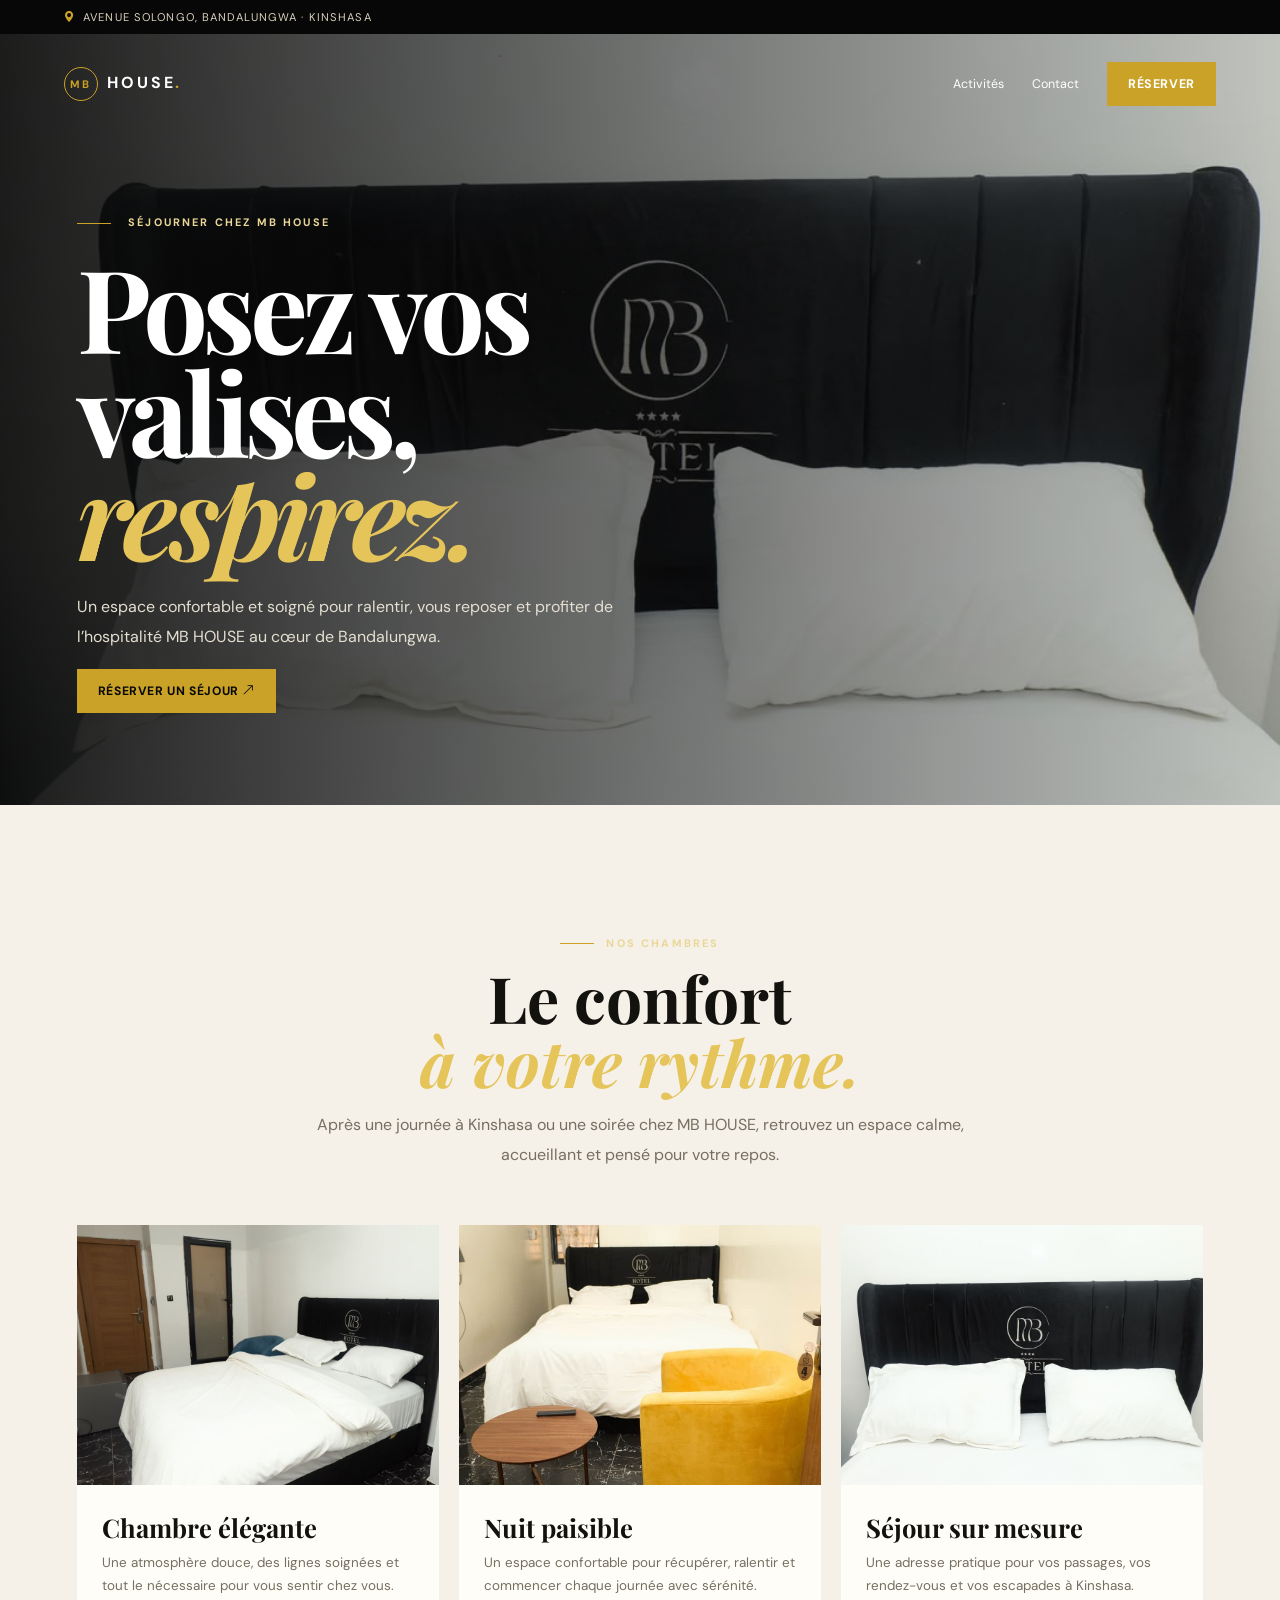
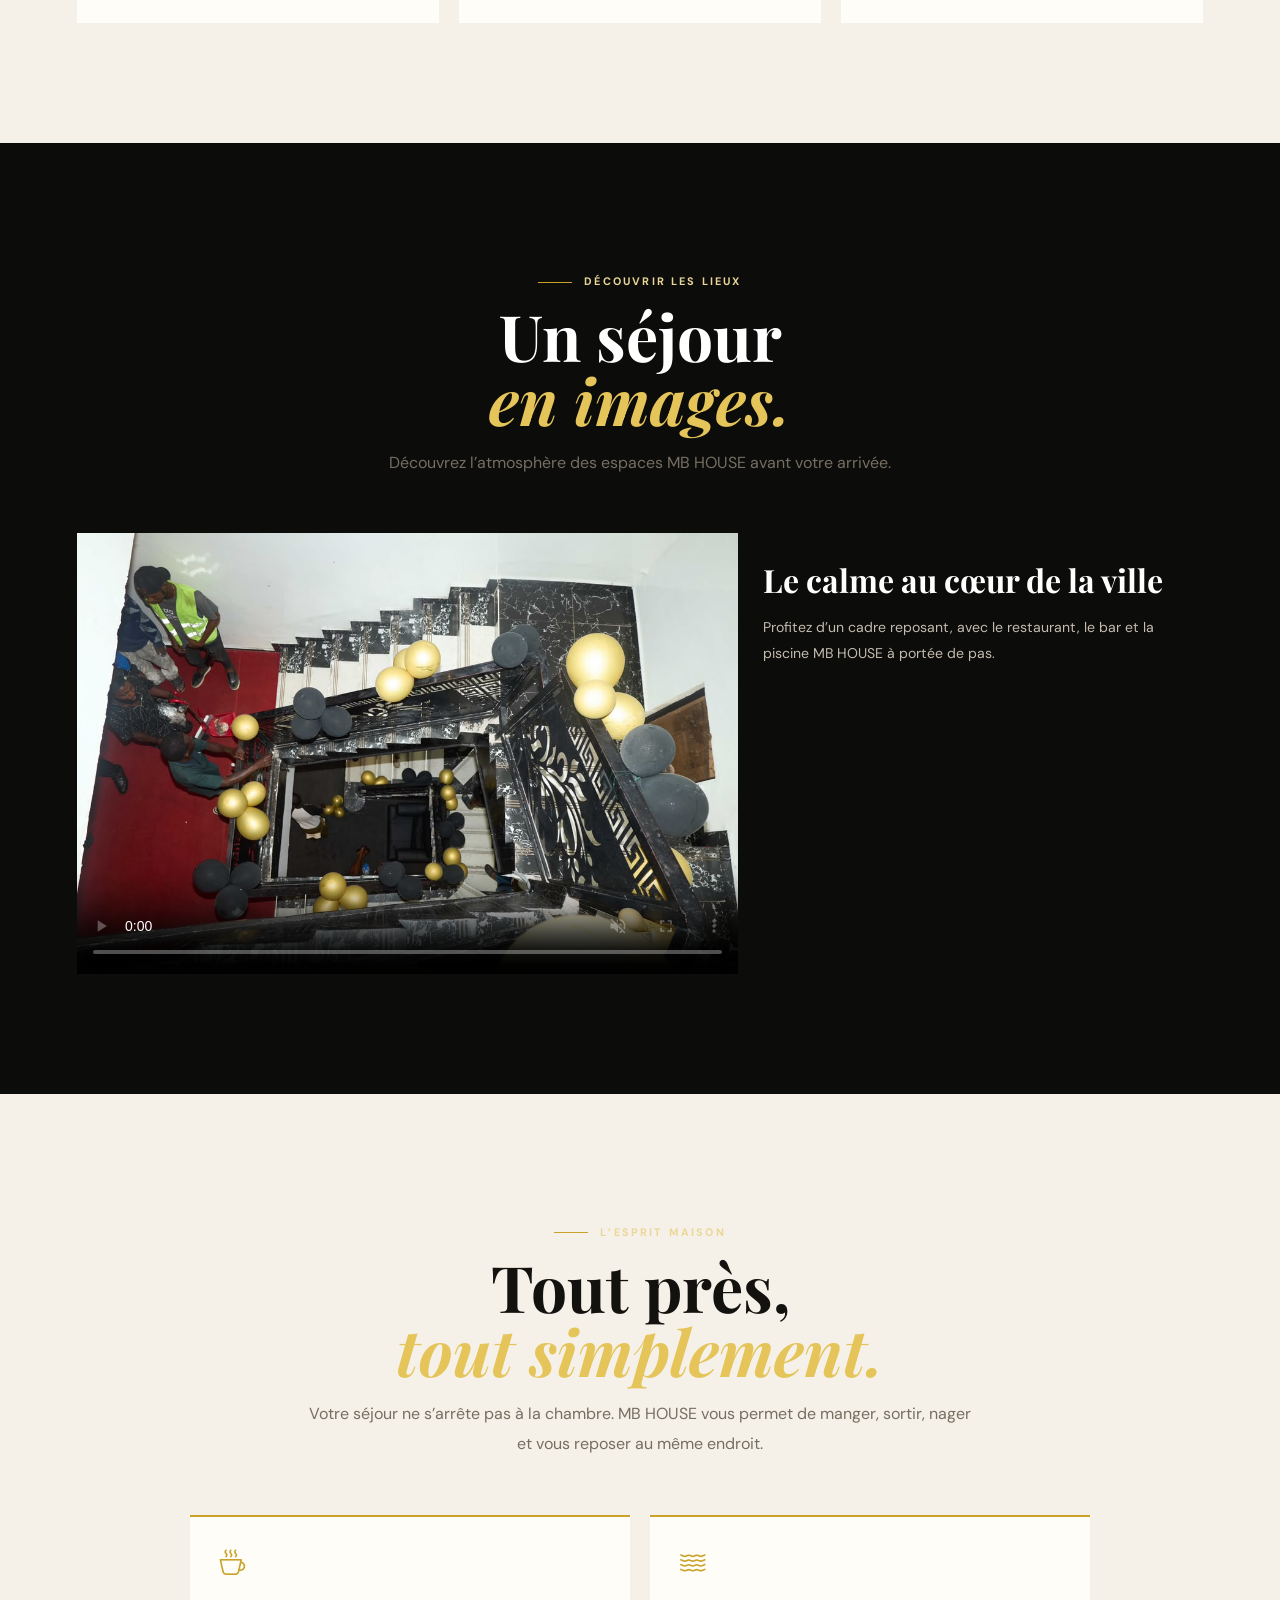
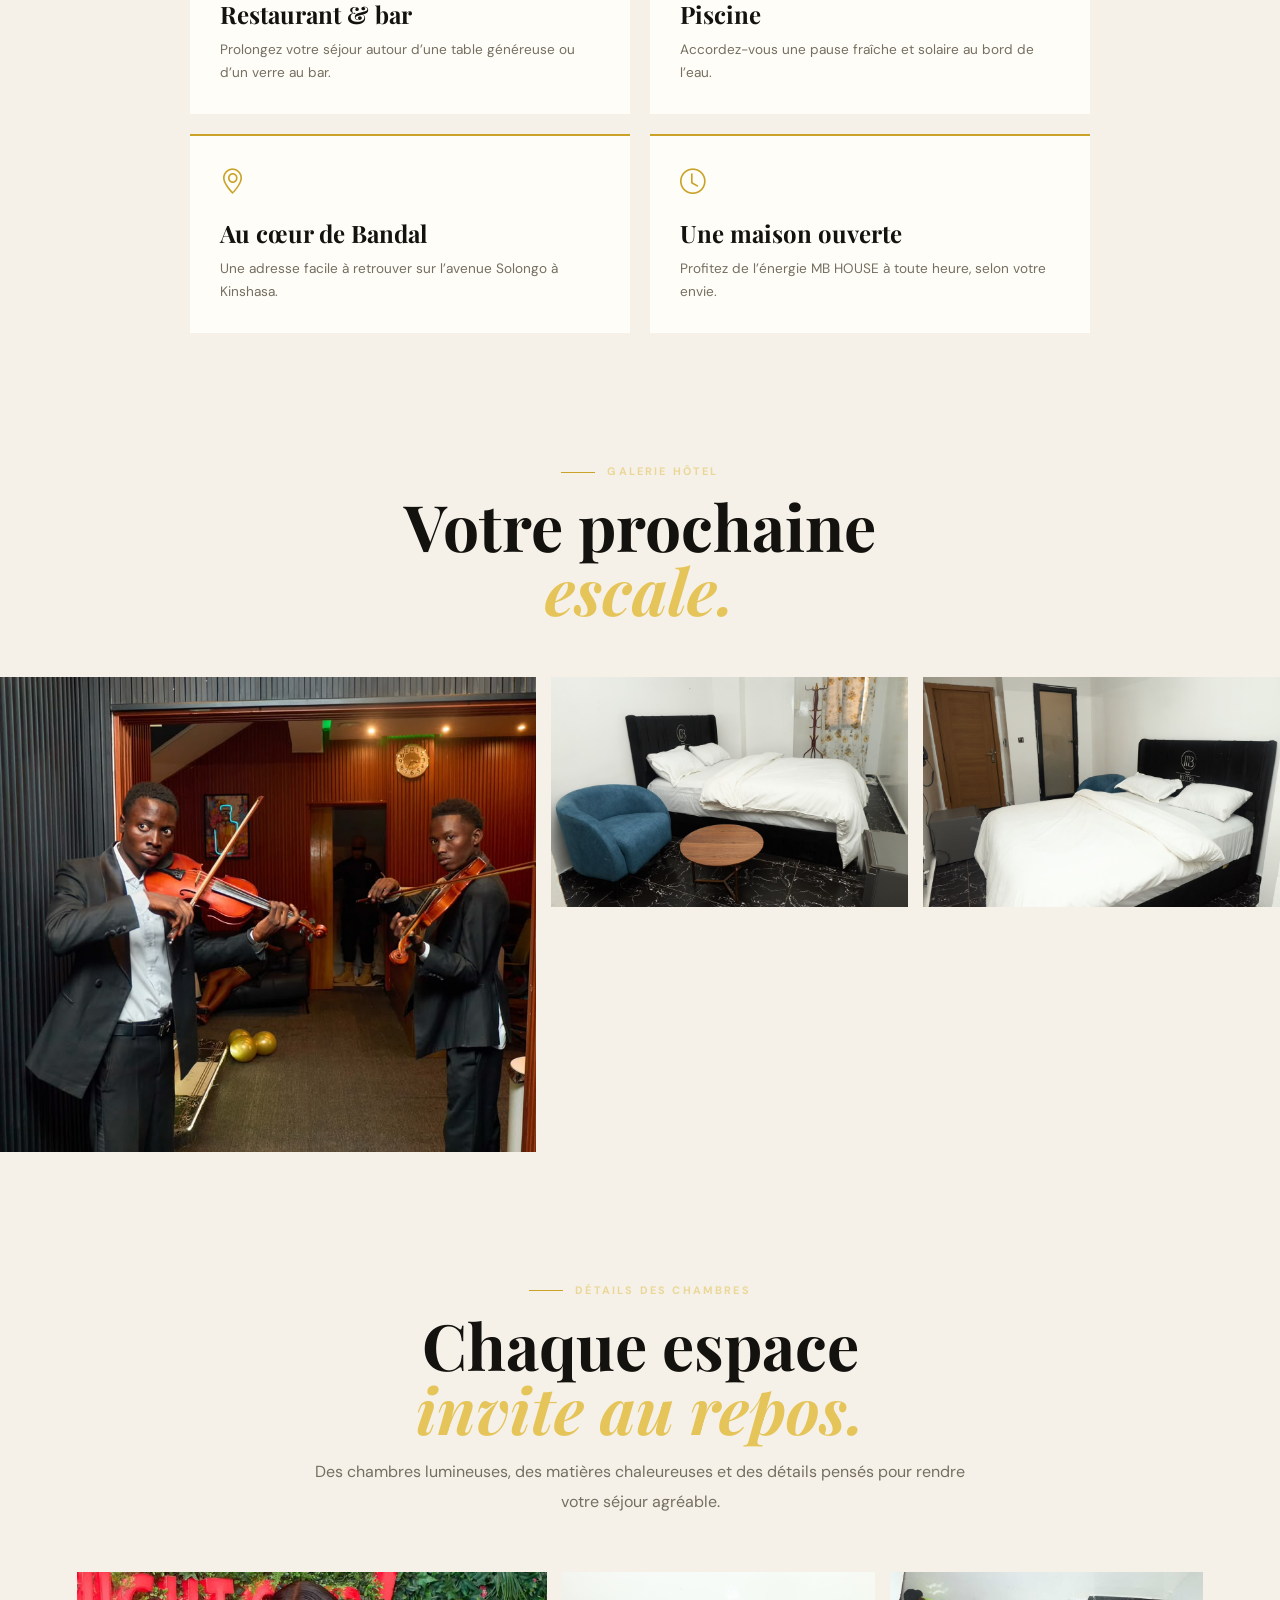
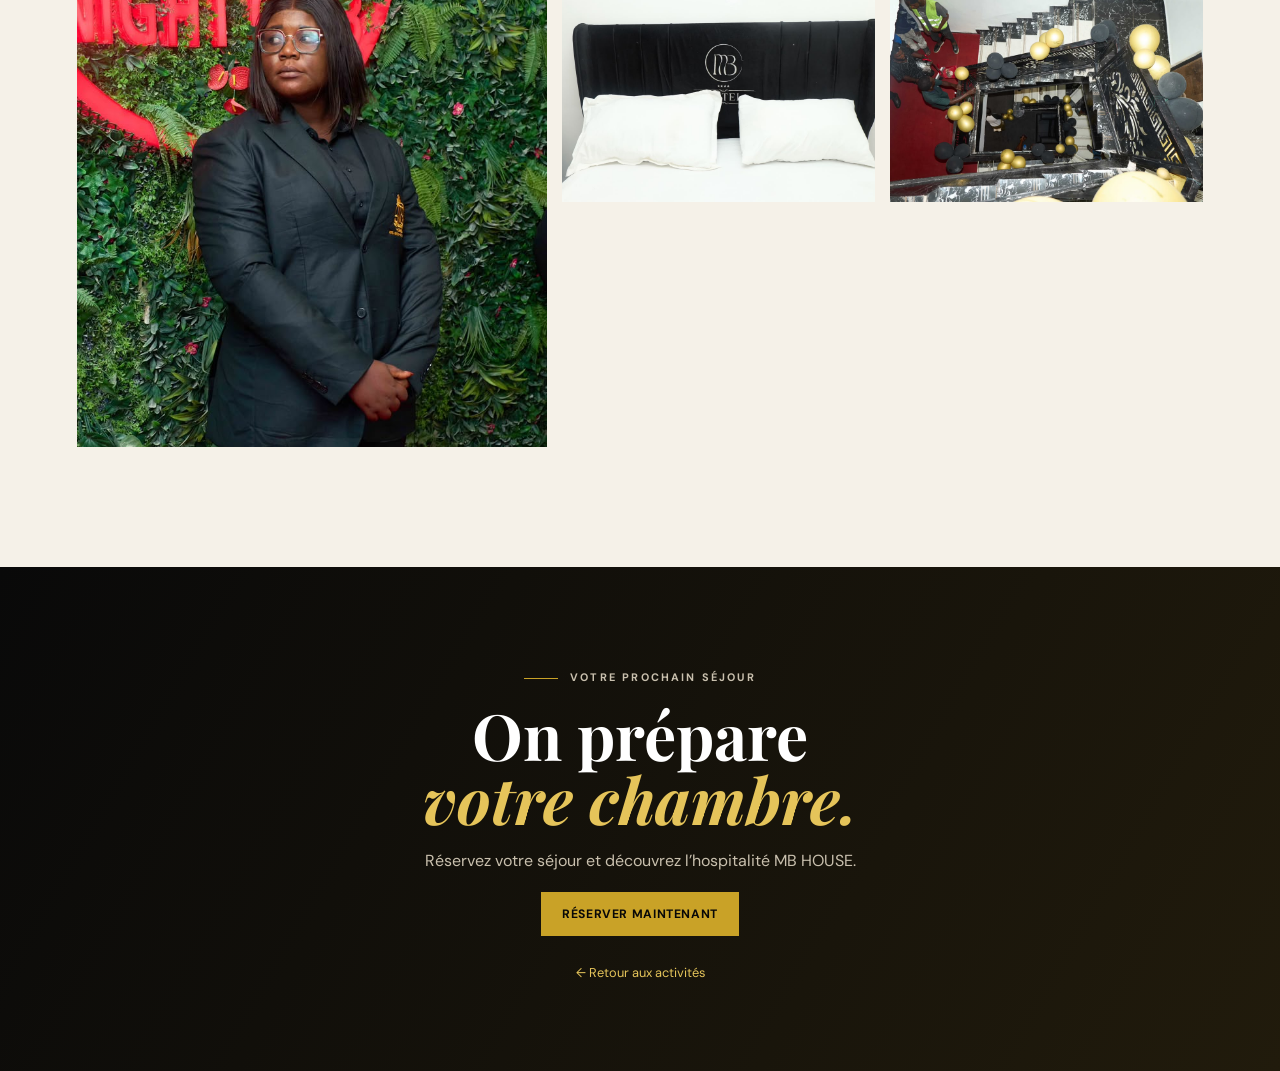
<file: hotel.html>
<!doctype html>
<html lang="fr">
    <head>
    <meta charset="UTF-8"><meta name="viewport" content="width=device-width, initial-scale=1"><meta name="description" content="L'hôtel MB HOUSE à Bandalungwa, Kinshasa : chambres confortables et hospitalité."><title>Hôtel | MB HOUSE</title>
    <link rel="preconnect" href="https://fonts.googleapis.com"><link rel="preconnect" href="https://fonts.gstatic.com" crossorigin><link href="https://fonts.googleapis.com/css2?family=DM+Sans:wght@400;500;600;700&family=Playfair+Display:wght@600;700;800&display=swap" rel="stylesheet"><link href="https://cdn.jsdelivr.net/npm/bootstrap-icons@1.11.3/font/bootstrap-icons.min.css" rel="stylesheet">
    <style>
    :root{--black:#070707;--gold:#c9a227;--light:#f5f1e8;--muted:#756f62;--serif:'Playfair Display',serif;--sans:'DM Sans',sans-serif}*{box-sizing:border-box}body{margin:0;background:var(--light);color:#14120e;font-family:var(--sans)}.top{background:var(--black);color:#d9d0bb;padding:10px 5%;font-size:.7rem;letter-spacing:.1em;text-transform:uppercase}.top i{color:var(--gold);margin-right:7px}.nav{position:absolute;top:38px;left:0;width:100%;z-index:3;padding:24px 5%;display:flex;justify-content:space-between;align-items:center}.brand{color:#fff;text-decoration:none;font-weight:700;letter-spacing:.18em}.mark{display:inline-grid;place-items:center;width:34px;height:34px;border:1px solid var(--gold);border-radius:50%;color:var(--gold);font-size:.68rem;margin-right:9px}.links{display:flex;align-items:center;gap:28px}.links a{color:#fff;text-decoration:none;font-size:.78rem}.links a:hover{color:#e5c45a}.btn{display:inline-block;background:var(--gold);color:#080807;padding:14px 21px;text-decoration:none;font-size:.76rem;font-weight:700;text-transform:uppercase;letter-spacing:.05em}.btn:hover{background:#e5c45a;color:#080807}.hero{min-height:700px;padding:170px 6% 92px;display:flex;align-items:end;color:#fff;position:relative;background:#17140f;overflow:hidden}.hero:before{content:'';position:absolute;inset:0;background:linear-gradient(90deg,rgba(5,5,5,.9),rgba(5,5,5,.22)),url('fichiers/images/29.jpeg') center/cover}.hero-content{position:relative;max-width:760px}.eyebrow{text-transform:uppercase;letter-spacing:.2em;font-size:.68rem;color:#ead798;font-weight:700}.eyebrow:before{content:'';display:inline-block;width:34px;height:1px;background:var(--gold);vertical-align:middle;margin-right:12px}h1,h2,h3{font-family:var(--serif)}h1{font-size:clamp(3.8rem,9vw,8rem);line-height:.9;letter-spacing:-.05em;margin:26px 0}h1 em,h2 em{color:#e5c45a;font-style:italic}.hero p:last-of-type{max-width:540px;color:#e5dfd2;line-height:1.9}.section{padding:120px 6%;max-width:1280px;margin:auto}.heading{text-align:center;max-width:680px;margin:0 auto 55px}.heading h2{font-size:clamp(2.7rem,5vw,4.8rem);line-height:1;margin:16px 0}.heading p:last-child{color:var(--muted);line-height:1.9}.rooms{display:grid;grid-template-columns:repeat(3,1fr);gap:20px}.room{background:#fffdf7}.room img{height:260px;width:100%;display:block;object-fit:cover}.room div{padding:25px}.room h3{font-size:1.6rem;margin:0 0 8px}.room p{color:var(--muted);font-size:.84rem;line-height:1.7;margin:0}.video-band{background:#0c0c0b;color:#fff;max-width:none}.video-inner{max-width:1150px;margin:auto}.video{display:grid;grid-template-columns:1.2fr .8fr;gap:25px}.video video{display:block;width:100%;min-height:340px;height:100%;object-fit:cover;background:#191711}.video-copy{padding:25px 0}.video-copy h3{font-size:2rem;margin:0 0 12px}.video-copy p{color:#c4bcad;line-height:1.8;font-size:.88rem}.gallery{display:grid;grid-template-columns:1.2fr .8fr .8fr;gap:15px}.gallery img{width:100%;height:230px;object-fit:cover;display:block}.gallery img:first-child{height:475px;grid-row:span 2}.stay{display:grid;grid-template-columns:1fr 1fr;gap:20px;max-width:900px;margin:auto}.stay article{padding:30px;background:#fffdf7;border-top:2px solid var(--gold)}.stay i{color:var(--gold);font-size:1.6rem}.stay h3{font-size:1.5rem;margin:18px 0 8px}.stay p{color:var(--muted);line-height:1.7;font-size:.85rem;margin:0}.cta{background:linear-gradient(120deg,#090909,#211b0c);color:#fff;text-align:center;padding:90px 6%}.cta h2{font-size:clamp(2.7rem,5vw,5rem);line-height:1;margin:15px 0}.cta p{color:#c9c0ae;line-height:1.8}.back{display:block;margin-top:28px;color:#e5c45a;text-decoration:none;font-size:.8rem}@media(max-width:760px){.links a:not(:last-child){display:none}.hero{min-height:650px;padding:145px 7% 70px}.section{padding:85px 7%}.rooms,.video,.stay{grid-template-columns:1fr}.video video{min-height:240px}.gallery{grid-template-columns:1fr 1fr}.gallery img:first-child{grid-column:span 2;height:280px}.gallery img{height:180px}}@media(max-width:480px){.gallery{grid-template-columns:1fr}.gallery img:first-child{grid-column:auto}.hero h1{font-size:3.8rem}}
    </style>
    </head>
    <body>
        <div class="top"><i class="bi bi-geo-alt-fill"></i>Avenue Solongo, Bandalungwa · Kinshasa</div><nav class="nav"><a class="brand" href="index.html#accueil"><span class="mark">MB</span>HOUSE<span style="color:#c9a227">.</span></a><div class="links"><a href="index.html#services">Activités</a><a href="index.html#contact">Contact</a><a class="btn" href="index.html#reservation">Réserver</a></div></nav>
        <main>
            <section class="hero">
                <div class="hero-content">
                    <p class="eyebrow">
                        Séjourner chez MB HOUSE
                    </p>
                    <h1>Posez vos valises,<br><em>respirez.</em></h1>
                    <p>
                        Un espace confortable et soigné pour ralentir, vous reposer et profiter de l’hospitalité MB HOUSE au cœur de Bandalungwa.
                    </p>
                    <a class="btn" href="index.html#reservation">Réserver un séjour <i class="bi bi-arrow-up-right"></i></a>
                </div>
            </section>

            <section class="section">
                <div class="heading">
                    <p class="eyebrow">Nos chambres</p>
                    <h2>Le confort<br><em>à votre rythme.</em></h2>
                    <p>
                        Après une journée à Kinshasa ou une soirée chez MB HOUSE, retrouvez un espace calme, accueillant et pensé pour votre repos.
                    </p>
                </div>
                <div class="rooms">
                    <article class="room">
                        <img src="fichiers/images/27.jpeg" alt="Chambre élégante de l'hôtel">
                        <div>
                            <h3>Chambre élégante</h3>
                            <p>
                                Une atmosphère douce, des lignes soignées et tout le nécessaire pour vous sentir chez vous.
                            </p>
                        </div>
                    </article>
                    <article class="room">
                        <img src="fichiers/images/28.jpeg" alt="Lit confortable dans une chambre d'hôtel">
                        <div>
                            <h3>Nuit paisible</h3>
                            <p>Un espace confortable pour récupérer, ralentir et commencer chaque journée avec sérénité.</p>
                        </div>
                    </article>
                    <article class="room">
                        <img src="fichiers/images/29.jpeg" alt="Espace lumineux d'une chambre d'hôtel">
                        <div>
                            <h3>Séjour sur mesure</h3>
                            <p>Une adresse pratique pour vos passages, vos rendez-vous et vos escapades à Kinshasa.</p>
                        </div>
                    </article>
                </div>
            </section>
            <section class="section video-band">
                <div class="video-inner">
                    <div class="heading">
                        <p class="eyebrow">Découvrir les lieux</p>
                        <h2>Un séjour<br><em>en images.</em></h2>
                        <p>Découvrez l’atmosphère des espaces MB HOUSE avant votre arrivée.</p>
                    </div>
                    <div class="video">
                        <video controls muted loop playsinline poster="fichiers/images/30.jpeg">
                            <source src="https://cdn.coverr.co/videos/coverr-a-bedroom-with-a-view-1573/1080p.mp4" type="video/mp4">
                            Votre navigateur ne prend pas en charge la vidéo.
                        </video>
                        <div class="video-copy">
                            <h3>Le calme au cœur de la ville</h3>
                            <p>Profitez d’un cadre reposant, avec le restaurant, le bar et la piscine MB HOUSE à portée de pas.</p>
                        </div>
                    </div>
                </div>
            </section>
            <section class="section">
                <div class="heading">
                    <p class="eyebrow">L’esprit maison</p>
                    <h2>Tout près,<br><em>tout simplement.</em></h2>
                    <p>Votre séjour ne s’arrête pas à la chambre. MB HOUSE vous permet de manger, sortir, nager et vous reposer au même endroit.</p>
                </div>
                <div class="stay">
                    <article>
                        <i class="bi bi-cup-hot"></i>
                        <h3>Restaurant & bar</h3>
                        <p>Prolongez votre séjour autour d’une table généreuse ou d’un verre au bar.</p>
                    </article>
                    <article>
                        <i class="bi bi-water"></i>
                        <h3>Piscine</h3>
                        <p>Accordez-vous une pause fraîche et solaire au bord de l’eau.</p>
                    </article>
                    <article>
                        <i class="bi bi-geo-alt"></i>
                        <h3>Au cœur de Bandal</h3>
                        <p>Une adresse facile à retrouver sur l’avenue Solongo à Kinshasa.</p>
                    </article>
                    <article>
                        <i class="bi bi-clock"></i>
                        <h3>Une maison ouverte</h3>
                        <p>Profitez de l’énergie MB HOUSE à toute heure, selon votre envie.</p>
                    </article>
                </div>

            </section>
                <div class="heading">
                    <p class="eyebrow">Galerie hôtel</p>
                    <h2>Votre prochaine<br><em>escale.</em></h2>
                </div>
                <div class="gallery">
                    <img src="fichiers/images/25.jpeg" alt="Chambre de l'hôtel MB HOUSE">
                    <img src="fichiers/images/26.jpeg" alt="Lit confortable d'une chambre">
                    <img src="fichiers/images/27.jpeg" alt="Espace lumineux de l'hôtel">
                </div>
            </section>
            <section class="section room-gallery-extra">
                <div class="heading">
                    <p class="eyebrow">Détails des chambres</p>
                    <h2>Chaque espace<br><em>invite au repos.</em></h2>
                    <p>Des chambres lumineuses, des matières chaleureuses et des détails pensés pour rendre votre séjour agréable.</p>
                </div>
                <div class="gallery">
                    <img src="fichiers/images/24.jpeg" alt="Chambre d'hôtel avec espace de travail">
                    <img src="fichiers/images/29.jpeg" alt="Décoration élégante d'une chambre">
                    <img src="fichiers/images/30.jpeg" alt="Salle de bain moderne de l'hôtel">
                </div>
            </section>
            <section class="cta">
                <p class="eyebrow">Votre prochain séjour</p>
                <h2>On prépare<br><em>votre chambre.</em></h2>
                <p>Réservez votre séjour et découvrez l’hospitalité MB HOUSE.</p>
                <a class="btn" href="index.html#reservation">Réserver maintenant</a>
                <a class="back" href="index.html#services">← Retour aux activités</a>
            </section>
        </main>
    </body>
</html>
</file>
